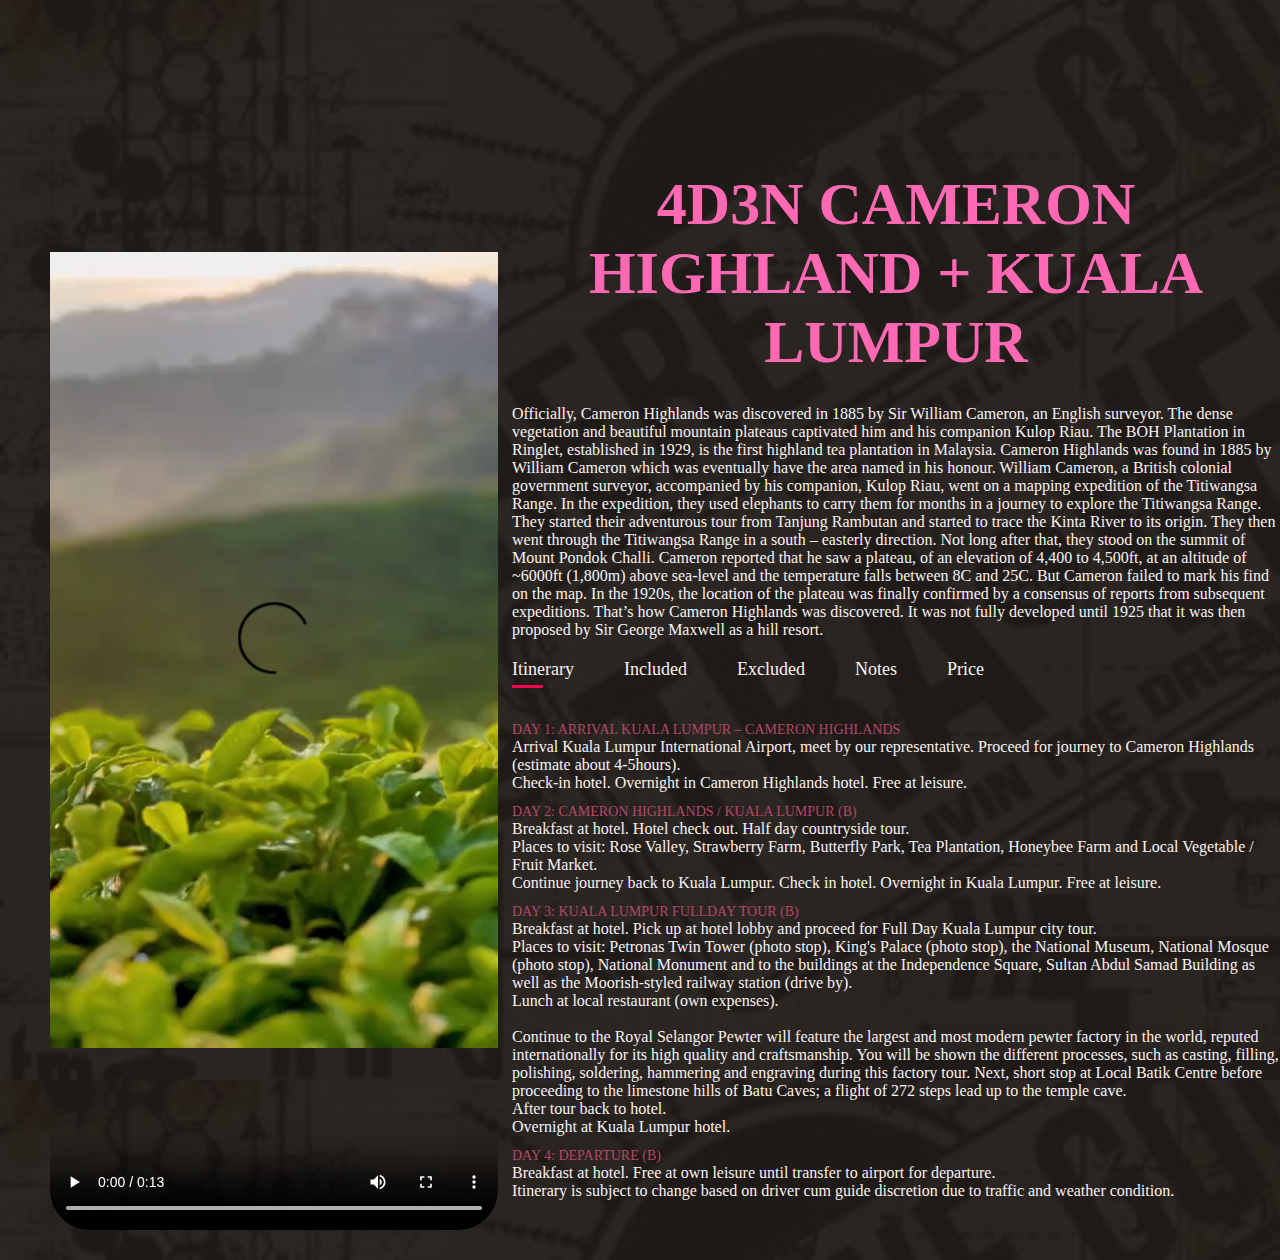
<file: cameron.html>
<!DOCTYPE html>
<html>
  <head>
    <meta charset="UTF-8">
    <meta http-equiv="X-UA-Compatible" content="width=device-width,initial scale=1.0">
    <title>CAMERON HIGHLANDS</title>
    <link rel="stylesheet" href="style.css">
  </head>
<body>
    <header>
        <a href="content.html"></a>
    </header>
    <div id="about">
        <div class="container">
            <div class="row">
                <div class="about-col-1">
                    <video style="width: 100%; height: 100%;" src="cameron1.mp4" controls/></video>
                </div>
                <div class="about-col-2">
                    <h1 class="sub-tittle" style="color: hotpink;">4D3N CAMERON HIGHLAND + KUALA LUMPUR</h1><br>
                    <p>
                        Officially, Cameron Highlands was discovered in 1885 by Sir William Cameron, an English surveyor. The dense vegetation and beautiful mountain plateaus captivated him and his companion Kulop Riau. 
                        The BOH Plantation in Ringlet, established in 1929, is the first highland tea plantation in Malaysia. Cameron Highlands was found in 1885 by William Cameron which was eventually have the area named in his honour. 
                        William Cameron, a British colonial government surveyor, accompanied by his companion, Kulop Riau, went on a mapping expedition of the Titiwangsa Range. In the expedition, they used elephants to carry them for months in a journey to explore the Titiwangsa Range. 
                        They started their adventurous tour from Tanjung Rambutan and started to trace the Kinta River to its origin. They then went through the Titiwangsa Range in a south – easterly direction. Not long after that, they stood on the summit of Mount Pondok Challi. Cameron reported that he saw a plateau, of an elevation of 4,400 to 4,500ft, at an altitude of ~6000ft (1,800m) above sea-level and the temperature falls between 8C and 25C.
                        But Cameron failed to mark his find on the map. In the 1920s, the location of the plateau was finally confirmed by a consensus of reports from subsequent expeditions. That’s how Cameron Highlands was discovered. It was not fully developed until 1925 that it was then proposed by Sir George Maxwell as a hill resort.
                    </p>
                    <div class="tab-titles">
                        <p class="tab-links active-link" onclick="opentab('skills')">Itinerary</p>
                        <p class="tab-links"  onclick="opentab('experience')">Included</p>
                        <p class="tab-links"  onclick="opentab('education')">Excluded</p>
                        <p class="tab-links"  onclick="opentab('notes')">Notes</p>
                        <p class="tab-links"  onclick="opentab('price')">Price</p>
                    </div>
                    <div class="tab-contents active-tab" id="skills">
                        <ul>
                        
                            <li><span>DAY 1: ARRIVAL KUALA LUMPUR – CAMERON HIGHLANDS</span><br>
                                Arrival Kuala Lumpur International Airport, meet by our representative. Proceed for journey to Cameron Highlands (estimate about 4-5hours).<br>
                                Check-in hotel. Overnight in Cameron Highlands hotel. Free at leisure.</li>
                            <li><span>DAY 2: CAMERON HIGHLANDS / KUALA LUMPUR (B)</span><br>
                                Breakfast at hotel. Hotel check out. Half day countryside tour.<br>
                                Places to visit: Rose Valley, Strawberry Farm, Butterfly Park, Tea Plantation, Honeybee Farm and Local Vegetable / Fruit Market.<br> 
                                Continue journey back to Kuala Lumpur. Check in hotel. Overnight in Kuala Lumpur. Free at leisure.
                                </li>
                            <li><span>DAY 3: KUALA LUMPUR FULLDAY TOUR (B)</span><br>
                                Breakfast at hotel. Pick up at hotel lobby and proceed for Full Day Kuala Lumpur city tour.<br>
                                Places to visit: Petronas Twin Tower (photo stop), King's Palace (photo stop), the National Museum, National Mosque (photo stop), National Monument and to the buildings at the Independence Square, Sultan Abdul Samad Building as well as the Moorish-styled railway station (drive by).<br>
                                Lunch at local restaurant (own expenses).<br><br>

                                Continue to the Royal Selangor Pewter will feature the largest and most modern pewter factory in the world, reputed internationally for its high quality and craftsmanship. You will be shown the different processes, such as casting, filling, polishing, soldering, hammering and engraving during this factory tour. Next, short stop at Local Batik Centre before proceeding to the limestone hills of Batu Caves; a flight of 272 steps lead up to the temple cave.<br>
                                After tour back to hotel.<br>
                                Overnight at Kuala Lumpur hotel.
                            </li>
                            <li><span>DAY 4: DEPARTURE (B)</span><br>
                                Breakfast at hotel. Free at own leisure until transfer to airport for departure.<br>
                                Itinerary is subject to change based on driver cum guide discretion due to traffic and weather condition.
                            </li>
                            
                        </ul>
                    </div>
                    <div class="tab-contents" id="experience">
                        <ul>
                            <li><span>Included</span><br>
                                1. 3 nights’ accommodation with daily breakfast based on twin sharing<br>
                                2. Return airport transfer with English Speaking Driver Cum Guide<br>
                                3. All transportation and tours with English Speaking Driver Cum Guide as per stated in itinerary only<br>
                                4. Meal’s arrangement as per stated in itinerary only</li>
                        </ul>
                    </div>
                    <div class="tab-contents" id="education">
                        <ul>
                            <li><span>Excluded</span><br>
                                1. All airfare, flight arrangements and airport tax<br>
                                2. Theme Park ticket and any entrance fees not mentioned above<br>
                                3. Travel Insurance<br>
                                4. Any other services, meals and tour that are not mentioned above<br>
                                5. Video and camera fee<br>
                                6. Tipping for driver<br>
                                7. Any additional expenses incurred due to any flight delay, cancellation and weather conditions.<br>
                                8. Weekend, Public Holiday and Peak surcharge, early check-in and late check-out arrangement<br>
                                9. Surcharge for vehicle usage between 2300 hrs - 0700 hrs<br>
                                10. Personal expenses like phone calls, laundry, room services, mini bars, alcoholic and non-alcoholic beverages<br>
                                11. Local Tourism Tax and Government Fee – client pay directly to the hotel</li>
                        </ul>
                    </div>
                    <div class="tab-contents" id="notes">
                        <ul>
                            <li><span>Notes</span><br>
                                1. Child is from 5 – 11 years old<br>
                                2. Tourism Tax for Non-Malaysian – MYR10 per person (payable directly to the hotel by client)<br>
                                3. Sustainability fee for all tourist – MYR3 (payable directly to the hotel by client)</li>  
                        </ul>
                    </div>
                    <div class="tab-contents" id="price">
    
                            <span>Price per Pax</span><br /><br />
                            <style>
                                table, th, td {
                                    border: 1px solid wheat;
                                    border-collapse: collapse;
                                }
                            </style>
                             <table style="width: 50%">
                                <tr>
                                    <th>
                                    1 Pax
                                    </th>
                                    <th>
                                     RM 2,090.00  
                                    </th>
                                </tr>
                                <tr>
                                    <th>
                                    2-3 Pax
                                    </th>
                                    <th>
                                     RM 1,550.00   
                                    </th>
                                </tr>
                                <tr>
                                    <th>
                                    4-5 Pax
                                    </th>
                                    <th>
                                     RM 1,090.00   
                                    </th>
                                </tr>
                                <tr>
                                    <th>
                                    6-8 Pax
                                    </th>
                                    <th>
                                     RM 950.00  
                                    </th>
                                </tr>
                                <tr>
                                    <th>
                                    8-10 Pax
                                    </th>
                                    <th>
                                     RM 870.00  
                                    </th>
                                </tr>
                             </table>   
                          
                    
                    </div>
                </div>
            </div>
        </div>
    </div>

    <script>
        var tablinks = document.getElementsByClassName("tab-links");
        var tabcontents = document.getElementsByClassName("tab-contents");

        function opentab(tabname){
            for(tablink of tablinks){
                tablink.classList.remove("active-link");
            }
            for(tabcontent of tabcontents){
                tabcontent.classList.remove("active-tab");
            }
            event.currentTarget.classList.add("active-link");
            document.getElementById(tabname).classList.add("active-tab");
        }
    </script>

    
</body>
</html>
</file>
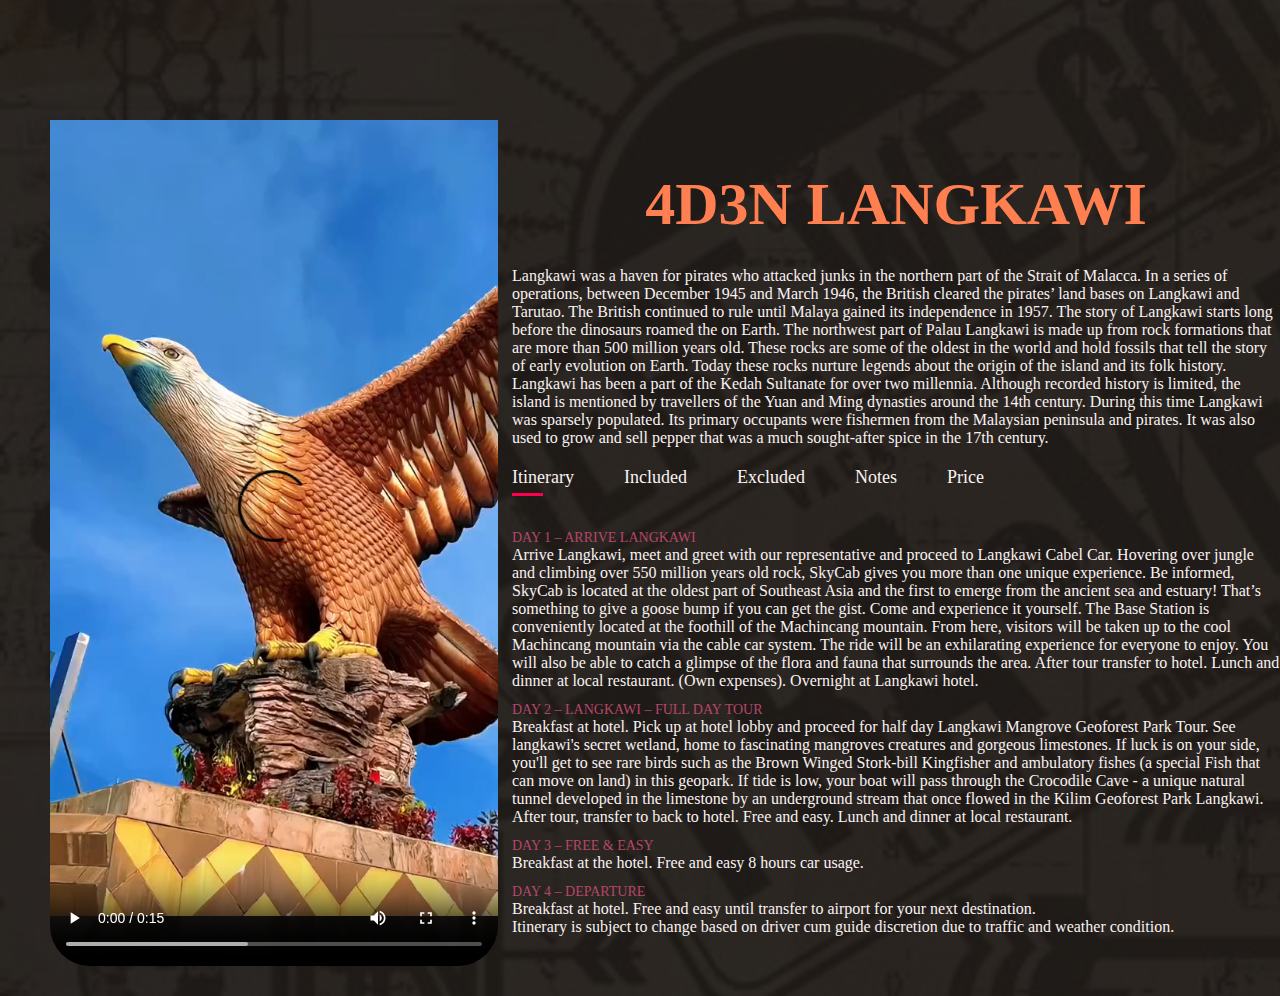
<file: langkawi.html>
<!DOCTYPE html>
<html>
  <head>
    <meta charset="UTF-8">
    <meta http-equiv="X-UA-Compatible" content="width=device-width,initial scale=1.0">
    <title>LANGKAWI</title>
    <link rel="stylesheet" href="style.css">
  </head>
<body>
    <header>
        <a href="content.html"></a>
    </header>
    <div id="about">
        <div class="container">
            <div class="row">
                <div class="about-col-1">
                    <video style="width: 100%; height: 100%;" src="lang.mp4" controls/></video>
                </div>
                <div class="about-col-2">
                    <h1 class="sub-tittle" style="color: coral;">4D3N LANGKAWI</h1><br>
                    <p>Langkawi was a haven for pirates who attacked junks in the northern part of the Strait of Malacca. 
                        In a series of operations, between December 1945 and March 1946, the British cleared the pirates’ land bases on Langkawi and Tarutao. 
                        The British continued to rule until Malaya gained its independence in 1957. The story of Langkawi starts long before the dinosaurs roamed the on Earth. 
                        The northwest part of Palau Langkawi is made up from rock formations that are more than 500 million years old. These rocks are some of the oldest in the world and hold fossils that tell the story of early evolution on Earth.
                        Today these rocks nurture legends about the origin of the island and its folk history. Langkawi has been a part of the Kedah Sultanate for over two millennia. Although recorded history is limited, the island is mentioned by travellers of the Yuan and Ming dynasties around the 14th century. During this time Langkawi was sparsely populated. Its primary occupants were fishermen from the Malaysian peninsula and pirates. 
                        It was also used to grow and sell pepper that was a much sought-after spice in the 17th century.
                    </p>
                    <div class="tab-titles">
                        <p class="tab-links active-link" onclick="opentab('skills')">Itinerary</p>
                        <p class="tab-links"  onclick="opentab('experience')">Included</p>
                        <p class="tab-links"  onclick="opentab('education')">Excluded</p>
                        <p class="tab-links"  onclick="opentab('notes')">Notes</p>
                        <p class="tab-links"  onclick="opentab('price')">Price</p>
                    </div>
                    <div class="tab-contents active-tab" id="skills">
                        <ul>
                        
                            <li><span>DAY 1 – ARRIVE LANGKAWI</span><br>
                                Arrive Langkawi, meet and greet with our representative and proceed to Langkawi Cabel Car. 
                                Hovering over jungle and climbing over 550 million years old rock, SkyCab gives you more than one unique experience.
                                Be informed, SkyCab is located at the oldest part of Southeast Asia and the first to emerge from the ancient sea and estuary! That’s something to give a goose bump if you can get the gist.
                                Come and experience it yourself. The Base Station is conveniently located at the foothill of the Machincang mountain. From here, visitors will be taken up to the cool Machincang mountain via the cable car system.
                                The ride will be an exhilarating experience for everyone to enjoy. You will also be able to catch a glimpse of the flora and fauna that surrounds the area. After tour transfer to hotel.
                                Lunch and dinner at local restaurant. (Own expenses). Overnight at Langkawi hotel.
                            </li>
                            <li><span>DAY 2 – LANGKAWI – FULL DAY TOUR</span><br>
                                Breakfast at hotel. Pick up at hotel lobby and proceed for half day Langkawi Mangrove Geoforest Park Tour. See langkawi's secret wetland, home to fascinating mangroves creatures and gorgeous limestones.
                                If luck is on your side, you'll get to see rare birds such as the Brown Winged Stork-bill Kingfisher and ambulatory fishes (a special Fish that can move on land) in this geopark.
                                If tide is low, your boat will pass through the Crocodile Cave - a unique natural tunnel developed in the limestone by an underground stream that once flowed in the Kilim Geoforest Park Langkawi. After tour, transfer to back to hotel.  Free and easy.  Lunch and dinner at local restaurant. 
                            </li>
                            <li><span>DAY 3 – FREE & EASY  </span><br>
                                Breakfast at the hotel. Free and easy 8 hours car usage.
                            </li>
                            <li><span>DAY 4 – DEPARTURE</span><br>
                                Breakfast at hotel. Free and easy until transfer to airport for your next destination.<br>
                                Itinerary is subject to change based on driver cum guide discretion due to traffic and weather condition.
                            </li>
                        </ul>
                    </div>
                    <div class="tab-contents" id="experience">
                        <ul>
                            <li><span>Included</span><br>
                                1. Return airport transfer with English Speaking Driver Cum Guide<br>
                                2. All transportation and tours with English Speaking Driver Cum Guide as per stated in<br>
                                3. itinerary only</li>
                        </ul>
                    </div>
                    <div class="tab-contents" id="education">
                        <ul>
                            <li><span>Excluded</span><br>
                                1. All airfare, flight arrangements and airport tax<br>
                                2. Any entrance fees not mentioned above.<br>
                                3. Travel Insurance<br>
                                4. Any other services, meals and tour that are not mentioned above Video and camera fee.<br>
                                5. Tipping for driver<br>
                                6. Any additional expenses incurred due to any flight delay, cancellation, and weather.<br>
                                7. Weekend, Public Holiday and Peak surcharge, early check-in, and late check-out<br>
                                8. Arrangement<br>
                                9. Surcharge for vehicle usage between 2300 hrs - 0700<br>
                                10 Personal expenses like phone calls, laundry, room services, mini bars, alcoholic and non-alcoholic beverages<br>
                                11. Local Tourism Tax and Government Fee – Payable directly to the hotel
                            </li>   

                        
                        </ul>
                    </div>
                    <div class="tab-contents" id="notes">
                        <ul>
                            <li><span>Notes</span><br>
                                1. Child is from 5 – 11 years old.<br>
                                2. Tourism Tax for Non-Malaysian – MYR10 per room per night (Payable by the client directly to the hotel)<br>
                                3. Heritage Tax for all tourist – MYR3 per room per night ((Payable by the client directly to the hotel)
                            </li>  
                        </ul>
                    </div>
                    <div class="tab-contents" id="price">
    
                            <span>Price per Pax</span><br /><br />
                            <style>
                                table, th, td {
                                    border: 1px solid wheat;
                                    border-collapse: collapse;
                                }
                            </style>
                             <table style="width: 50%">
                                <tr>
                                    <th>
                                    1 Pax
                                    </th>
                                    <th>
                                     RM 2,860.00  
                                    </th>
                                </tr>
                                <tr>
                                    <th>
                                    2 Pax
                                    </th>
                                    <th>
                                     RM 1,070.00   
                                    </th>
                                </tr>
                                <tr>
                                    <th>
                                    4-5 Pax
                                    </th>
                                    <th>
                                     RM 960.00   
                                    </th>
                                </tr>
                                <tr>
                                    <th>
                                    6-8 Pax
                                    </th>
                                    <th>
                                     RM 840.00   
                                    </th>
                                </tr>
                                <tr>
                                    <th>
                                    8-10 Pax
                                    </th>
                                    <th>
                                     RM 780.00   
                                    </th>
                                </tr>
                             </table>   
                          
                    
                    </div>
                </div>
            </div>
        </div>
    </div>

    <script>
        var tablinks = document.getElementsByClassName("tab-links");
        var tabcontents = document.getElementsByClassName("tab-contents");

        function opentab(tabname){
            for(tablink of tablinks){
                tablink.classList.remove("active-link");
            }
            for(tabcontent of tabcontents){
                tabcontent.classList.remove("active-tab");
            }
            event.currentTarget.classList.add("active-link");
            document.getElementById(tabname).classList.add("active-tab");
        }
    </script>

    
</body>
</html>
</file>
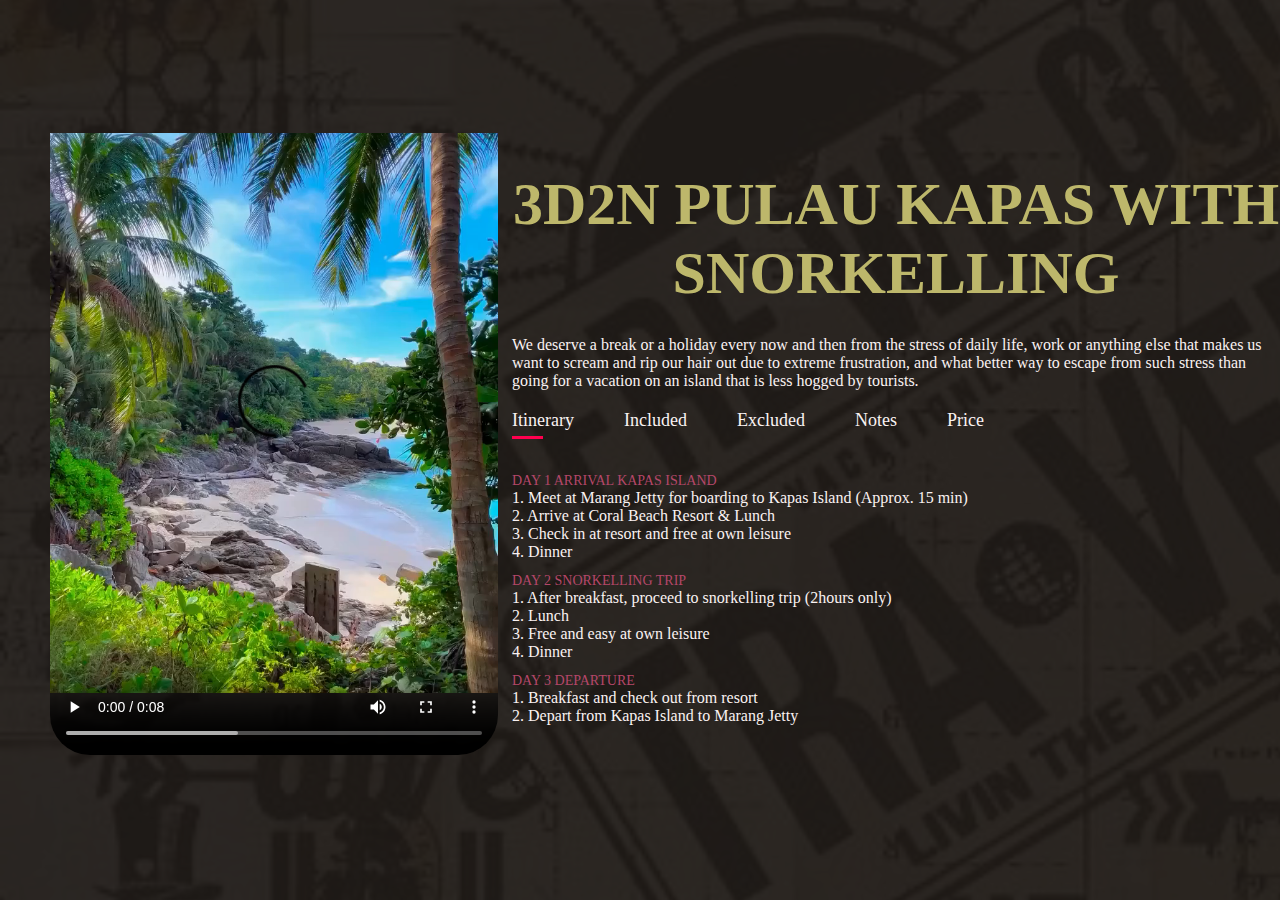
<file: pulaukapas.html>
<!DOCTYPE html>
<html>
  <head>
    <meta charset="UTF-8">
    <meta http-equiv="X-UA-Compatible" content="width=device-width,initial scale=1.0">
    <title>PULAU KAPAS</title>
    <link rel="stylesheet" href="style.css">
  </head>
<body>
    <header>
        <a href="content.html"></a>
    </header>
    <div id="about">
        <div class="container">
            <div class="row">
                <div class="about-col-1">
                    <video style="width: 100%; height: 100%;" src="pulaukapas2.mp4" controls/></video>
                </div>
                <div class="about-col-2">
                    <h1 class="sub-tittle" style="color: darkkhaki;">3D2N PULAU KAPAS WITH SNORKELLING</h1><br>
                    <p>We deserve a break or a holiday every now and then from the stress of daily life, work or anything else that makes us want to scream and rip our hair out due to extreme frustration, 
                       and what better way to escape from such stress than going for a vacation on an island that is less hogged by tourists.
                    </p>
                    <div class="tab-titles">
                        <p class="tab-links active-link" onclick="opentab('skills')">Itinerary</p>
                        <p class="tab-links"  onclick="opentab('experience')">Included</p>
                        <p class="tab-links"  onclick="opentab('education')">Excluded</p>
                        <p class="tab-links"  onclick="opentab('notes')">Notes</p>
                        <p class="tab-links"  onclick="opentab('price')">Price</p>
                    </div>
                    <div class="tab-contents active-tab" id="skills">
                        <ul>
                        
                            <li><span>DAY 1 ARRIVAL KAPAS ISLAND</span><br>
                              1. Meet at Marang Jetty for boarding to Kapas Island (Approx. 15 min)<br>
                              2. Arrive at Coral Beach Resort & Lunch<br>
                              3. Check in at resort and free at own leisure<br>
                              4. Dinner    
                            </li>
                            <li><span>DAY 2 SNORKELLING TRIP</span><br>
                                1. After breakfast, proceed to snorkelling trip (2hours only)<br>
                                2. Lunch<br>
                                3. Free and easy at own leisure<br>
                                4. Dinner
                            </li>  
   
                            <li><span>DAY 3    DEPARTURE</span><br>
                                1. Breakfast and check out from resort<br>
                                2. Depart from Kapas Island to Marang Jetty 
                            </li>
                        
                        </ul>
                    </div>
                    <div class="tab-contents" id="experience">
                        <ul>
                            <li><span>Included</span><br>
                                1. 2 nights’ accommodation<br>
                                2. 2 breakfasts, 2 lunches, 2 dinners<br>
                                3. Return speedboat transfer from Marang Jetty to resort<br>
                                4. Snorkelling trip with equipment
                            </li>
                        </ul>
                    </div>
                    <div class="tab-contents" id="education">
                        <ul>
                            <li><span>Excluded</span><br>
                                1. International or Domestic Flight<br>
                                2. Conservation marine park fee (pay upon arrival at Marang Jetty)<br>
                                3. Travel Insurance<br>
                                4. Items of personal nature such as phone calls, pay movies, room services, mini bars, laundries or other expenditures during the duration of tour
                            </li>
                        </ul>
                    </div>
                    <div class="tab-contents" id="notes">
                        <ul>
                            <li><span>Notes</span><br>
                                1. Tourism Tax of RM10 for non-Malaysian only (pay directly to the resort)<br>
                                2. Children aged 3 to 11 years are charged 60% of the adult’s rate. RM20 per infants (Below 3 y/o)<br><br>
                                With add on extra mattress<br><br>
                                1. Normal days falls on weekdays; from Sunday until Thursday only<br>
                                2. Peak days falls on weekend; Friday and Saturday only
                            </li>  
                        </ul>
                    </div>
                    <div class="tab-contents" id="price">
    
                            <span>Price per Pax</span><br /><br />
                            <style>
                                table, th, td {
                                    border: 1px solid wheat;
                                    border-collapse: collapse;
                                }
                            </style>
                             <table style="width: 50%">
                                <tr>
                                    <th>
                                    1 Pax
                                    </th>
                                    <th>
                                     RM 1,050.00  
                                    </th>
                                </tr>
                                <tr>
                                    <th>
                                    2-3 Pax
                                    </th>
                                    <th>
                                     RM 830.00   
                                    </th>
                                </tr>
                                <tr>
                                    <th>
                                    4-5 Pax
                                    </th>
                                    <th>
                                     RM 600.00   
                                    </th>
                                </tr>
                                <tr>
                                    <th>
                                    5-10 Pax
                                    </th>
                                    <th>
                                     RM 550.00   
                                    </th>
                                </tr>
                             </table>   
                          
                    
                    </div>
                </div>
            </div>
        </div>
    </div>

    <script>
        var tablinks = document.getElementsByClassName("tab-links");
        var tabcontents = document.getElementsByClassName("tab-contents");

        function opentab(tabname){
            for(tablink of tablinks){
                tablink.classList.remove("active-link");
            }
            for(tabcontent of tabcontents){
                tabcontent.classList.remove("active-tab");
            }
            event.currentTarget.classList.add("active-link");
            document.getElementById(tabname).classList.add("active-tab");
        }
    </script>

    
</body>
</html>
</file>
<file: style.css>
*{
    margin: 0;
    padding: 0;
    font-family: 'Poppins','sans-serif';
    box-sizing: border-box;
}
html{
    scroll-behavior: smooth;
}
body{
    background-image: url(wall.png);
    color: #ffffff;
}
#header{
    padding: -20px 0;
}
.hero{
    width: 100%;
    height: 100vh;
    padding: 20px 10%;
}
nav{
    width: 100%;
    height: 100px ;
    display: flex;
    align-items: center;
    justify-content: space-between;
    position: fixed;
    top: 0;
    left: 0;
    background: #2b2929;
    z-index: 100;
    
}
nav .logo{
    width: 150px;
    margin-left: 50px;
    margin-top: 30px;
}
nav .menu{
    width: 50px;
    margin-right: 90px;    
}
nav ul{
    flex: 1;
    text-align: right;
    margin-right: 150px;
}
nav ul li{
    list-style: none;
    display: inline-block;
    margin: 5px 1px;
}
nav ul li a{
    text-decoration: none;
    color: #fff;
    font-weight: 700;
    position: relative;
    padding: 20px;
    font-size: 20px;
    margin-left: 35px;
    transition: 0.3s;
}
nav ul li a::before{
    content: '';
    width: 100%;
    height: 0px;
    background: #e7a01a;
    position: absolute;
    z-index: -1;
    left: 0;
    bottom: -5px;
    border-top-left-radius: 8px;
    border-bottom-right-radius: 8px;
    transition: height 0.5s;

}

nav ul li a:hover::before{
    height: 85px;
}
.row{
    display: flex;
    flex-wrap: wrap;
}
.images{
    width: 45%;
    height: 40%;
    position: absolute;
    bottom: 0;
    right: 10px;
    
}
.images img {
    position: absolute;
    left: 65%;
    bottom: 0;
    transform: translateX(-50%);
    transition: bottom 1s, left 1s;
    
}

.images:hover .girl{
    left: 50px;
}
.col h2{
    margin-top: 150px;
    font-size: 50px;
    font-weight: 800;
    font-family: 'Trebuchet MS';

}
span{
    color: crimson;
}
.col a{
    text-decoration: none;
    padding: 18px 50px;
    border-radius: 30px;
    background: #f3be2d;
    display: inline-block;
    color: #000;
    font-weight: 700;
    margin-top: 50px;
    box-shadow: 5px 8px 10px rgba(0,0,0,0.1);
}



/*-----------about----------*/
#about{
    padding: 50px 0;
    color: #faf2f2;
}
.row{
    display: flex;
    justify-content: space-between;
    flex-wrap: wrap;
}
.about-col-1{
    flex-basis: 35%;
}
.about-col-1 video{
    width: 100%;
    border-radius: 40px;
    margin-top: 20px;
   margin-left: 50px;
}
.video{
    margin-top: 80px;
}
.about-col-2{
    flex-basis: 60%;
    margin-top: 80px;
}
.sub-tittle{
    margin-top: 10px;
    font-size: 60px;
    font-family: 'Times New Roman', Times, serif;
    text-align: center;
    color: #fff;
}
.sub-titles{
    font-size: 60px;
    font-weight: 600;
    color: #fff;
    margin-top: 50px;
    
}
.tab-titles{
    display: flex;
    margin: 20px 0 40px;
}
.tab-links{
    margin-right: 50px;
    font-size: 18px;
    font-weight: 500;
    cursor: pointer;
    position: relative;
}
.tab-links::after{
    content: '';
    width: 0;
    height: 3px;
    background: #ff004f;
    position: absolute;
    left: 0;
    bottom: -8px;
    transition: 0.5s;
}
.tab-links.active-link::after{
    width: 50%;
}
.tab-contents ul li{
    list-style: none;
    margin: 10px 0;
}
.tab-contents ul li span{
    color: #b54769;
    font-size: 14px;
}
.tab-contents{
    display: none;
}
.tab-contents.active-tab{
    display: block;
}
.bus-title{
    margin-top: 10px;
    font-size: 40px;
    font-family: 'Times New Roman', Times, serif;
    text-align: center;
}
.pic h3{
    margin-top: 30px;
}
/*-----------gallery----------*/
#gallery{
    padding: 50px 0;
}
.sub-title{
    margin-top: 130px;
    font-size: 40px;
    font-family: 'Times New Roman', Times, serif;
    text-align: center;
}
.pic-list{
    display: grid;
    grid-template-columns: repeat(auto-fit,minmax(250px,1fr));
    grid-gap: 40px;
    margin-top: 50px;
}
.pic{
    border-radius: 10px;
    position: relative;
    overflow: hidden;
}
.pic img{
    width: 100%;
    border-radius: 10px;
    display: block;
    transition: transform 0.5s;
}
.layer{
    width: 100%;
    height: 0;
    background: linear-gradient(rgba(0,0,0,0.6),#ff004f);
    border-radius: 10px;
    position: absolute;
    left: 0;
    bottom: 0;
    overflow: hidden;
    display: flex;
    align-items: center;
    justify-content: center;
    flex-direction: column;
    padding: 0 40px;
    text-align: center;
    font-size: 14px;
    transition: height 0.5s;
}
.layer h3{
    font-weight: 500;
    margin-bottom: 20px;
}
.pic:hover img{
    transform: scale(1.1);
}
.pic:hover .layer{
    height: 100%;
}
/*-----------contact----------*/
#contact{
    padding: 50px 0;
}
.sub-title{
    margin-top: 130px;
    font-size: 60px;
    font-family: 'Times New Roman', Times, serif;
    text-align: center;
}
.contact-left{
    flex-basis: 35%;
    font-size: 20px;
    margin-left: 50px;
}
.contact-right{
    flex-basis: 60%;
    margin-top: 170px;
    margin-right: 10px;
}
.contact-left p{
    margin-top: 30px;
}
.contact-right form{
    width: 100%;
}
form input, form textarea{
    width: 100%;
    border: 0;
    outline: none;
    background: burlywood;
    padding: 15px;
    margin: 15px 0;
    color: #fff;
    font-size: 24px;
    border-radius: 6px;
}
.btn.btn2{
    display: inline-block;
    background: #ff004f;
    padding: 14px 60px;
    font-size: 18px;
    margin-top: 20px;
    cursor: pointer;
}
form .btn2{
    padding: 14px 60px;
    font-size: 18px;
    margin-top: 20px;
    cursor: pointer;
}
/*-----------footer----------*/

#msg{
    color:#f3be2d;
    margin-top: 25px;
    display: block;

}
.foot{
    text-align: center;
    font-size: 50px;
    font-family: fantasy;
    color: #ee8104;
}
/*-----------AGENTS----------*/
#agents{
    padding: 20px 0;
}
.sub-title{
    margin-top: 130px;
    font-size: 40px;
    font-family: 'Times New Roman', Times, serif;
    text-align: center;
}
.pic-list{
    display: grid;
    grid-template-columns: repeat(auto-fit,minmax(250px,1fr));
    grid-gap: 40px;
    margin-top: 50px;
}
.pic{
    border-radius: 10px;
    position: relative;
    overflow: hidden;
}
.pic img{
    width: 100%;
    border-radius: 10px;
    display: block;
    transition: transform 0.5s;
}
.layer{
    width: 100%;
    height: 0;
    background: linear-gradient(rgba(0,0,0,0.6),#ff004f);
    border-radius: 10px;
    position: absolute;
    left: 0;
    bottom: 0;
    overflow: hidden;
    display: flex;
    align-items: center;
    justify-content: center;
    flex-direction: column;
    padding: 0 40px;
    text-align: center;
    font-size: 14px;
    transition: height 0.5s;
}
.layer h3{
    font-weight: 500;
    margin-bottom: 20px;
}
.pic:hover img{
    transform: scale(1.1);
}
.pic:hover .layer{
    height: 100%;
}
/*-----------kundasang----------*/

.row{
    display: flex;
    justify-content: space-between;
    flex-wrap: wrap;
}
.about-col-1{
    flex-basis: 35%;
}
.about-col-1 img{
    width: 80%;
    border-radius: 50px;
    margin-top: 100px;
   margin-left: 50px;
}
.about-col-2{
    flex-basis: 60%;
    margin-top: 110px;
}
.sub-tittle{
    margin-bottom: 10px;
    font-size: 60px;
    font-family: 'Times New Roman', Times, serif;
    text-align: center;
    color: #fff;
}
.sub-titles{
    font-size: 60px;
    font-weight: 600;
    color: #fff;
    
}
.tab-titles{
    display: flex;
    margin: 20px 0 40px;
}
.tab-links{
    margin-right: 50px;
    font-size: 18px;
    font-weight: 500;
    cursor: pointer;
    position: relative;
}
.tab-links::after{
    content: '';
    width: 0;
    height: 3px;
    background: #ff004f;
    position: absolute;
    left: 0;
    bottom: -8px;
    transition: 0.5s;
}
.tab-links.active-link::after{
    width: 50%;
}
.tab-contents ul li{
    list-style: none;
    margin: 10px 0;
}
.tab-contents ul li span{
    color: #b54769;
    font-size: 14px;
}
.tab-contents{
    display: none;
}
.tab-contents.active-tab{
    display: block;
}
.bus-title{
    margin-top: 10px;
    font-size: 40px;
    font-family: 'Times New Roman', Times, serif;
    text-align: center;
}
.pic h3{
    margin-top: 30px;
}
</file>
